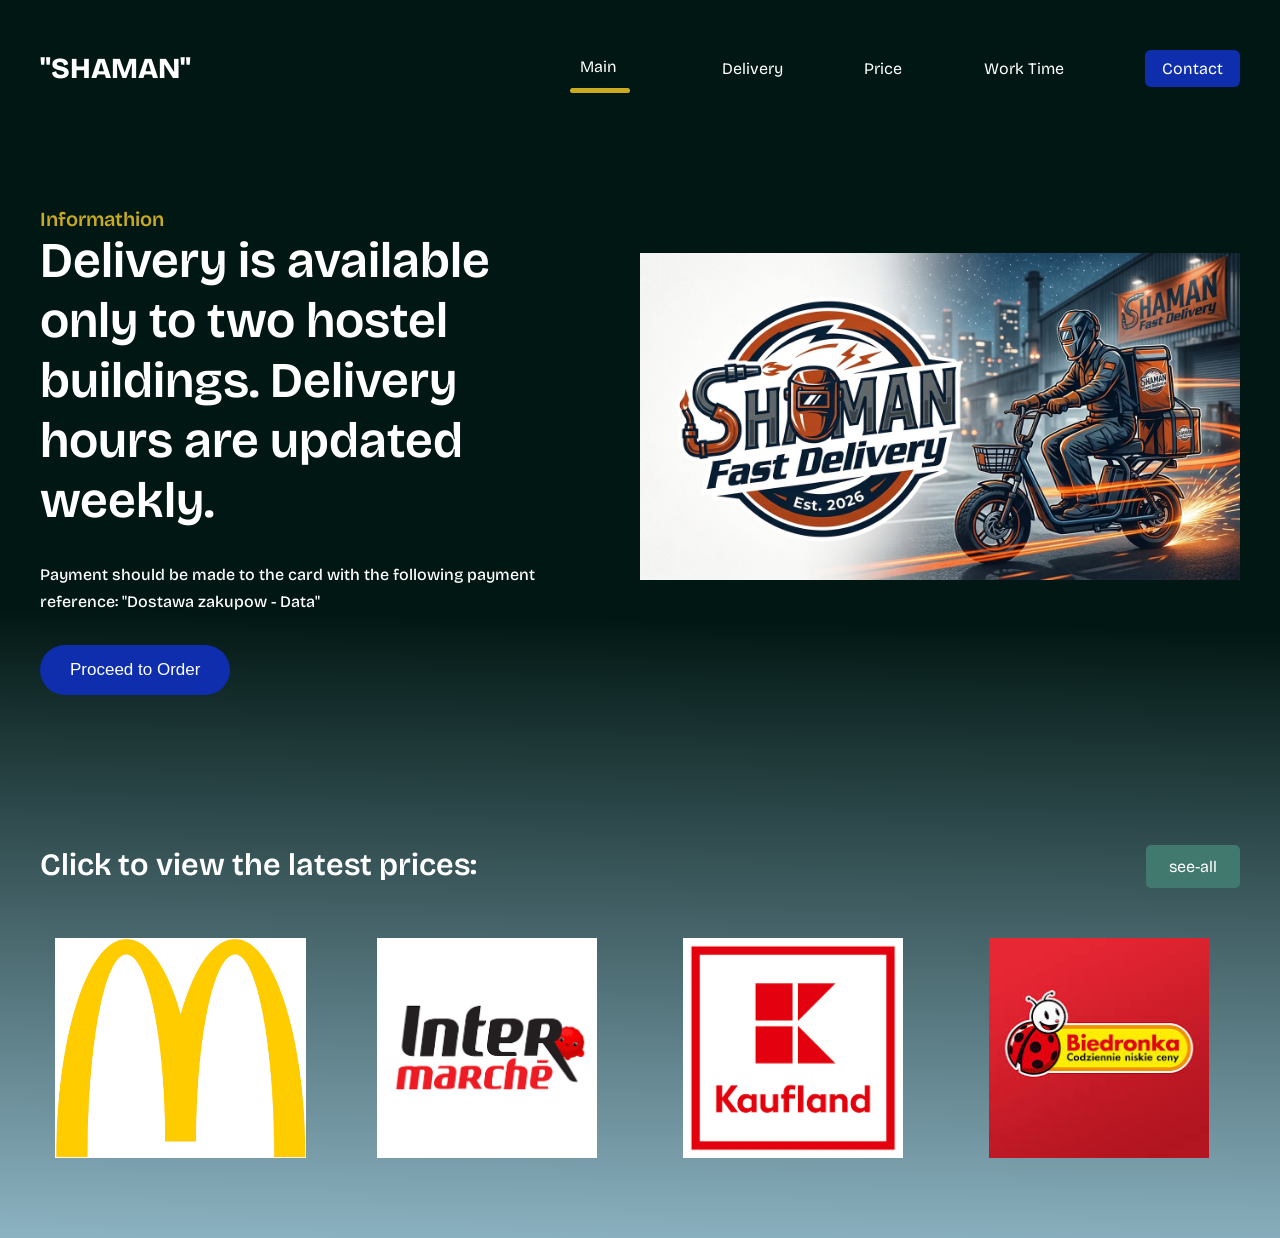
<file: index.html>
<!DOCTYPE html>
<html lang="en">
<head>
    <meta charset="UTF-8">
    <meta name="viewport" content="width=device-width, initial-scale=1.0">
    <title>Delivery</title>
    <link rel="stylesheet" href="styles1.css">
</head>
<body>
    <div class="wrapper">
    <header class="container">
        <span class="logo">"Shaman"</span>
        <nav>
            <ul>
                    <li class="active"><a href="index.html">Main</a></li>
                   <li><a href="index2.html">Delivery</a></li>
                   <li><a href="index3.html">Price</a></li>
                   <li><a href="index4.html">Work Time</a></li>
                    <li class="btn"><a href="index5.html">Contact</a></li>

            </ul>
        </nav>
       </header>

    <div class="hero container">
        <div class="hero--info">
            <h2>Informathion</h2>
            <h1>Delivery is available only to two hostel buildings. Delivery hours are updated weekly.</h1>
            <p>Payment should be made to the card with the following payment reference: "Dostawa zakupow - Data"</p>
            <a href="index6.html" class="kup"><button class="btn">Proceed to Order</button></a>
        </div>
        <img src="IMG_3171.JPG" alt="">
    </div>

    <div class="container trending">
        <a href="#" class="see-all">see-all</a>
        <h3>Click to view the latest prices:</h3>
        
        <div class="games">
            <div class="block">
                <a href="https://mcdonalds.pl/nasze-menu/"><img src="Mack.png" alt=""></a>
            </div>
             <div class="block">
                <a href="https://intermarche.pl/"><img src="intermarche.png" alt=""></a>
            </div>
             <div class="block">
                <a href="https://www.kaufland.pl/?utm_source=google&utm_medium=cpc&utm_id=21293448904&gad_source=1&gad_campaignid=21293448904&gbraid=0AAAAAqydFgdtFX7fFTQuAcL3Vzwn91GbX&gclid=Cj0KCQjwzsjVBhC3ARIsALnMv4l_kNT3ZW9t32wPTKEs5Ph3v2t3w6e6LC7DUaCO76brt_06UcwewoIaAvNeEALw_wcB"><img src="Kaufland.png" alt=""></a>
            </div>
             <div class="block">
                <a href="https://www.biedronka.pl/pl"><img src="Bedronka.jpg" alt=""></a>
                
            </div>
        </div>
    </div>
    </div>
</body>
</html>
</file>
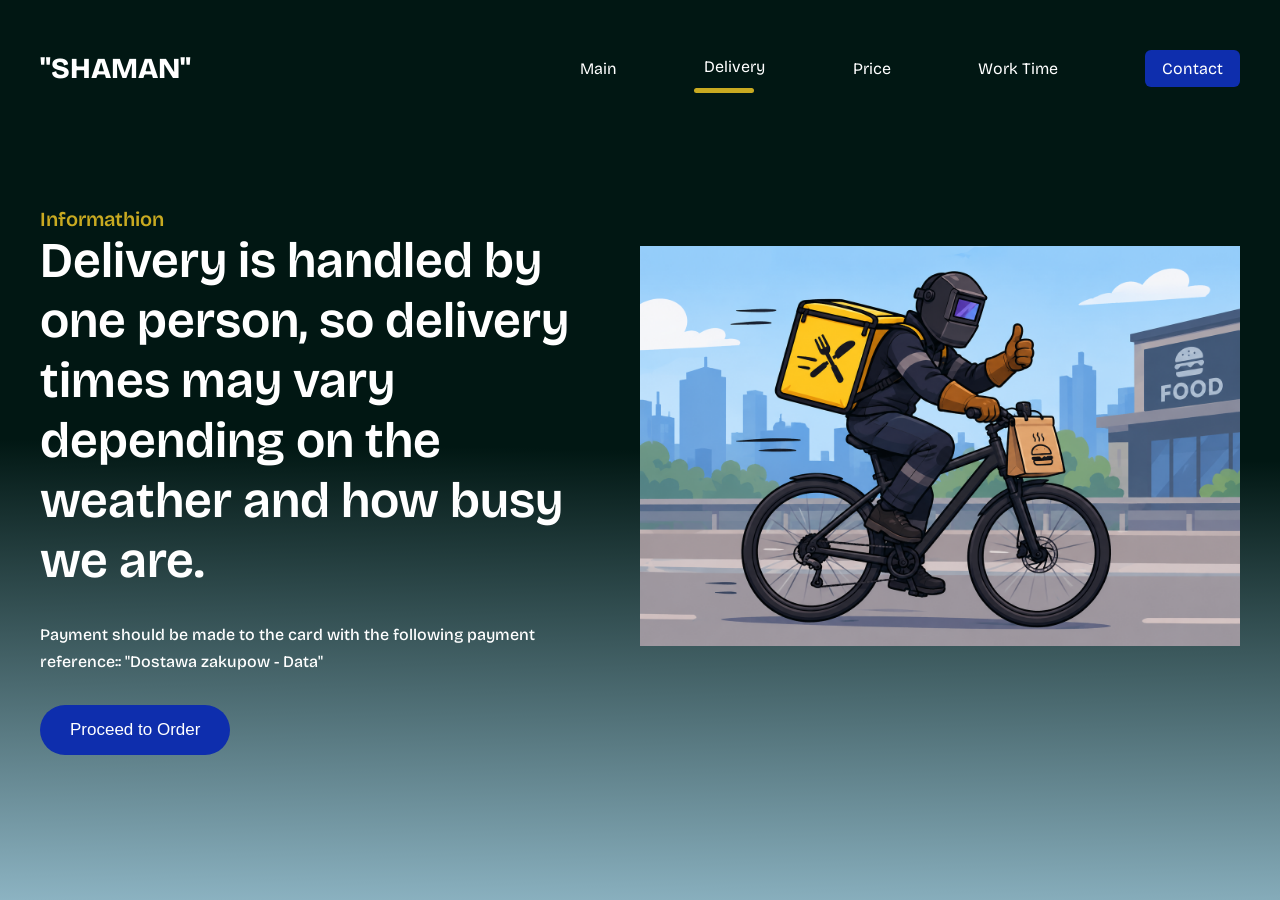
<file: index2.html>
<!DOCTYPE html>
<html lang="en">
<head>
    <meta charset="UTF-8">
    <meta name="viewport" content="width=device-width, initial-scale=1.0">
    <title>Delivery</title>
    <link rel="stylesheet" href="styles2.css">
</head>
<body>
    <div class="wrapper">
    <header class="container">
        <span class="logo">"Shaman"</span>
        <nav>
            <ul>
                    <li><a href="index.html">Main</a></li>
                   <li class="active"><a href="index2.html">Delivery</a></li>
                   <li><a href="index3.html">Price</a></li>
                   <li><a href="index4.html">Work Time</a></li>
                    <li class="btn"><a href="index5.html">Contact</a></li>

            </ul>
        </nav>
       </header>
       
    <div class="hero container">
        <div class="hero--info">
            <h2>Informathion</h2>
            <h1>Delivery is handled by one person, so delivery times may vary depending on the weather and how busy we are.</h1>
            <p>Payment should be made to the card with the following payment reference:: "Dostawa zakupow - Data"</p>
            <a href="index6.html" class="kup"><button class="btn">Proceed to Order</button></a>
        </div>
        <img src="foto.png" alt="">
    </div>
</body>
</html>
</file>
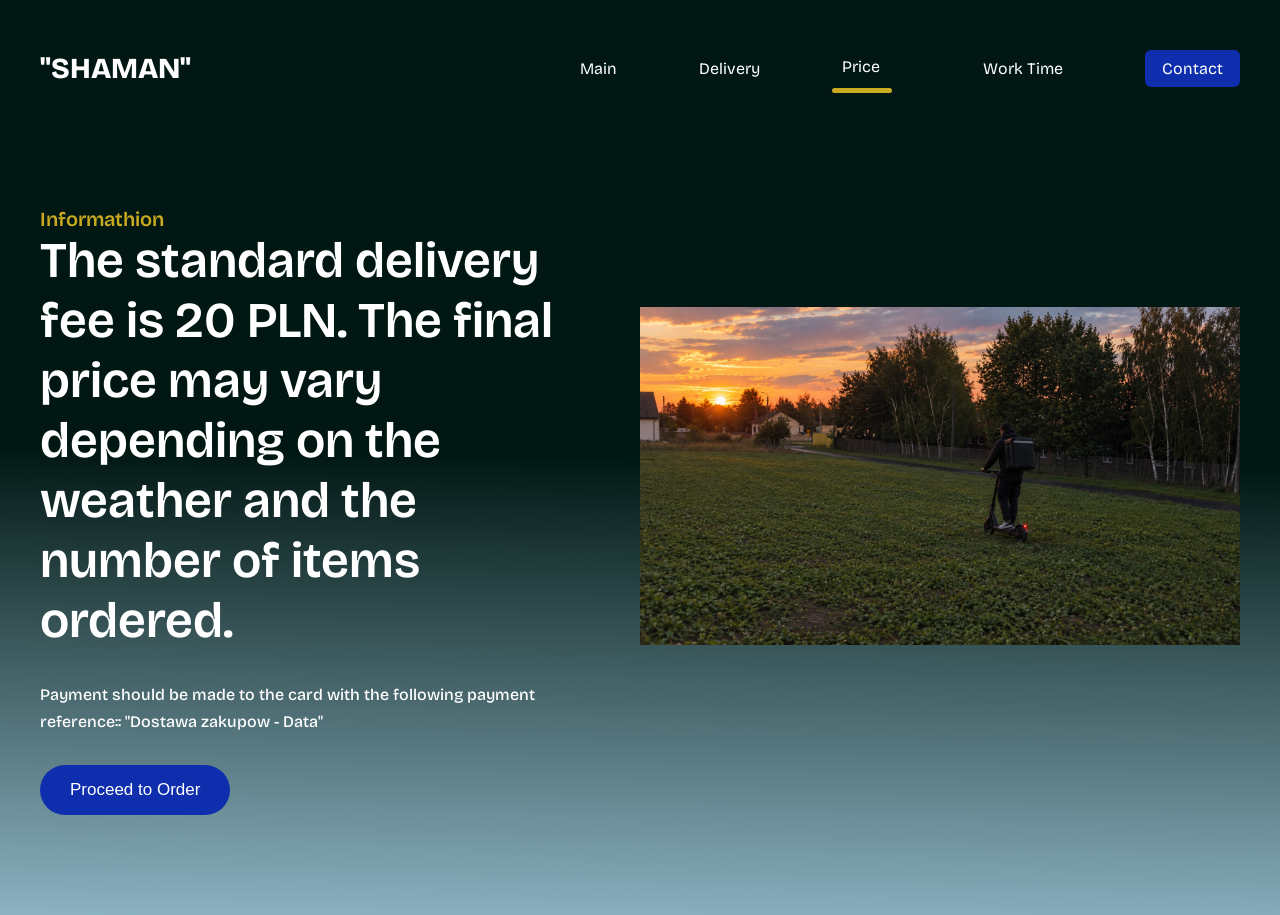
<file: index3.html>
<!DOCTYPE html>
<html lang="en">
<head>
    <meta charset="UTF-8">
    <meta name="viewport" content="width=device-width, initial-scale=1.0">
    <title>Price</title>
    <link rel="stylesheet" href="styles3.css">
</head>
<body>
    <div class="wrapper">
    <header class="container">
        <span class="logo">"Shaman"</span>
        <nav>
            <ul>
                    <li><a href="index.html">Main</a></li>
                   <li><a href="index2.html">Delivery</a></li>
                   <li  class="active"><a href="index3.html">Price</a></li>
                   <li><a href="index4.html">Work Time</a></li>
                    <li class="btn"><a href="index5.html">Contact</a></li>

            </ul>
        </nav>
       </header>

       <div class="hero container">
        <div class="hero--info">
            <h2>Informathion</h2>
            <h1>The standard delivery fee is 20 PLN. The final price may vary depending on the weather and the number of items ordered.</h1>
            <p>Payment should be made to the card with the following payment reference:: "Dostawa zakupow - Data"</p>
            <a href="index6.html" class="kup"><button class="btn">Proceed to Order</button></a>
        </div>
        <img src="htp.png" alt="">
    </div>
</body>
</html>
</file>
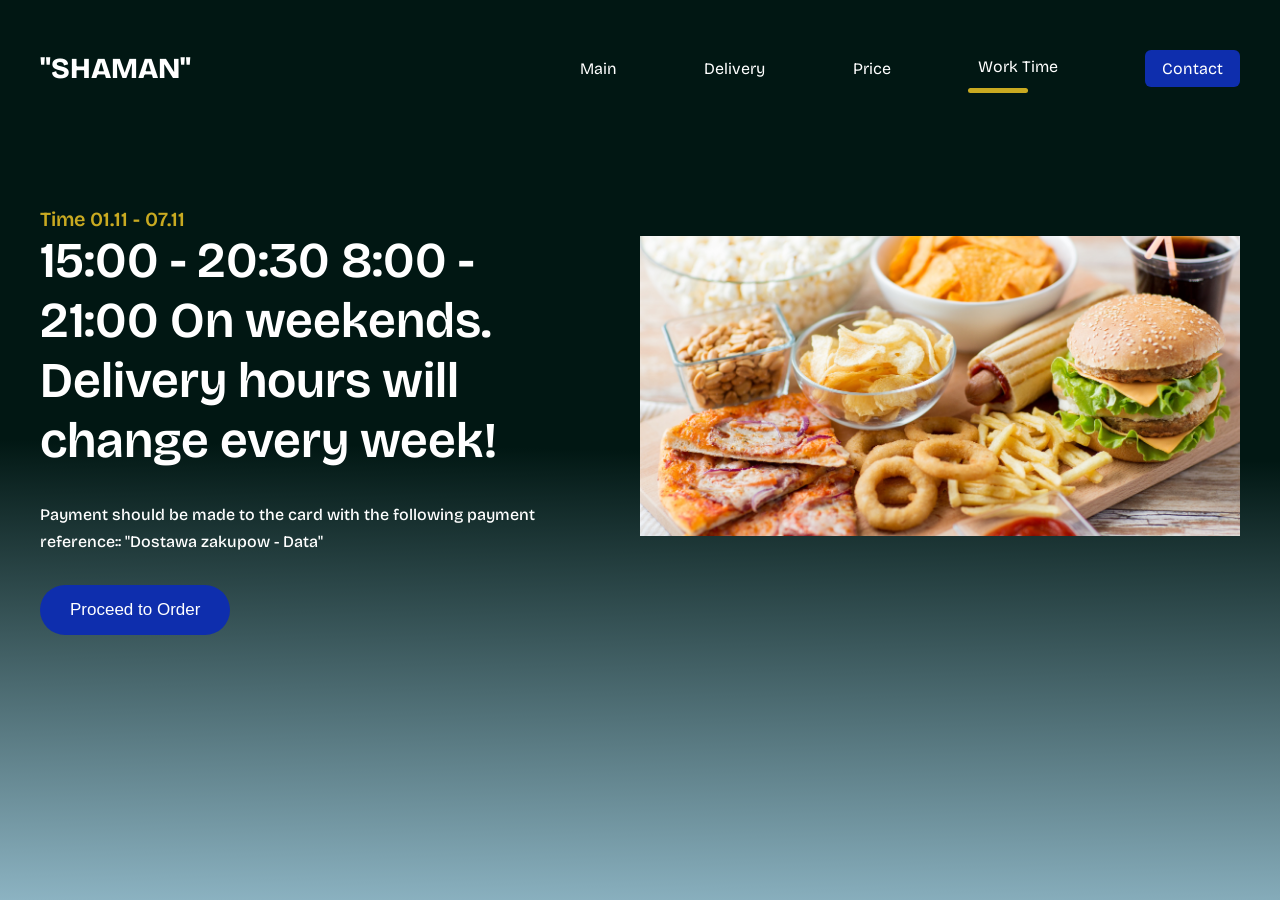
<file: index4.html>
<!DOCTYPE html>
<html lang="en">
<head>
    <meta charset="UTF-8">
    <meta name="viewport" content="width=device-width, initial-scale=1.0">
    <title>Time</title>
    <link rel="stylesheet" href="styles4.css">
</head>
<body>
    <div class="wrapper">
    <header class="container">
        <span class="logo">"Shaman"</span>
        <nav>
            <ul>
                    <li><a href="index.html">Main</a></li>
                   <li><a href="index2.html">Delivery</a></li>
                   <li><a href="index3.html">Price</a></li>
                   <li class="active"><a href="index4.html">Work Time</a></li>
                    <li class="btn"><a href="index5.html">Contact</a></li>

            </ul>
        </nav>
       </header>

       <div class="hero container">
        <div class="hero--info">
            <h2>Time 01.11 - 07.11</h2>
            <h1>15:00 - 20:30 8:00 - 21:00 On weekends. Delivery hours will change every week!</h1>
            <p>Payment should be made to the card with the following payment reference:: "Dostawa zakupow - Data"</p>
            <a href="index6.html" class="kup"><button class="btn">Proceed to Order</button></a>
        </div>
        <img src="dile1.jpg" alt="">
    </div>
</body>
</html>
</file>
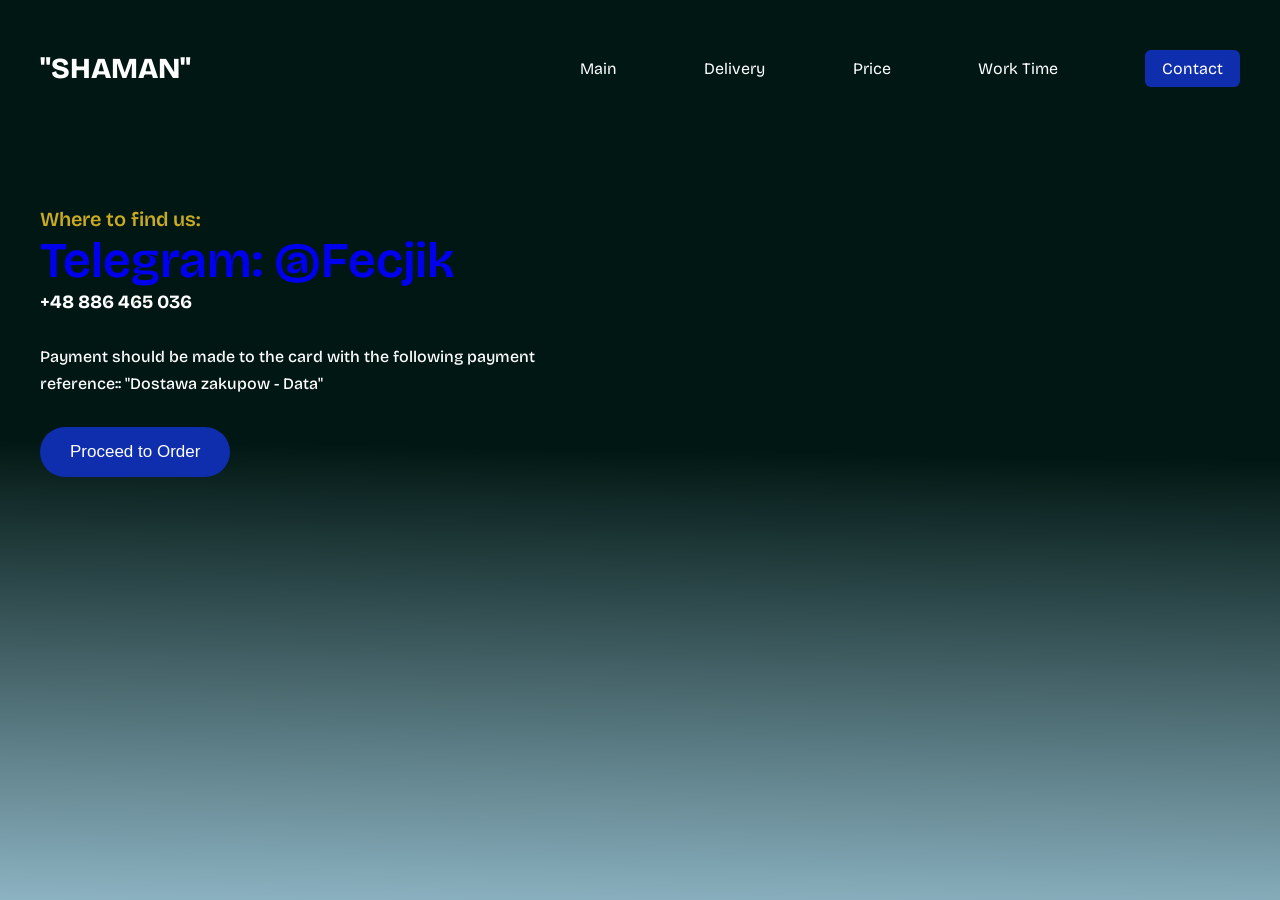
<file: index5.html>
<!DOCTYPE html>
<html lang="en">
<head>
    <meta charset="UTF-8">
    <meta name="viewport" content="width=device-width, initial-scale=1.0">
    <title>Contact</title>
    <link rel="stylesheet" href="styles5.css">
</head>
<body>
    <div class="wrapper">
    <header class="container">
        <span class="logo">"Shaman"</span>
        <nav>
            <ul>
                    <li><a href="index.html">Main</a></li>
                   <li><a href="index2.html">Delivery</a></li>
                   <li><a href="index3.html">Price</a></li>
                   <li><a href="index4.html">Work Time</a></li>
                    <li class="btn"><a href="index5.html">Contact</a></li>

            </ul>
        </nav>
       </header>

       <div class="hero container">
        <div class="hero--info">
            <h2>Where to find us:</h2>
            <h1><a class="TG" href="https://t.me/Fecjik">Telegram: @Fecjik</a></h1>
            <h3>+48 886 465 036</h3>
            <p>Payment should be made to the card with the following payment reference:: "Dostawa zakupow - Data"</p>
            <a href="index6.html" class="kup"><button class="btn">Proceed to Order</button></a>
        </div>
    </div>
</body>
</html>
</file>
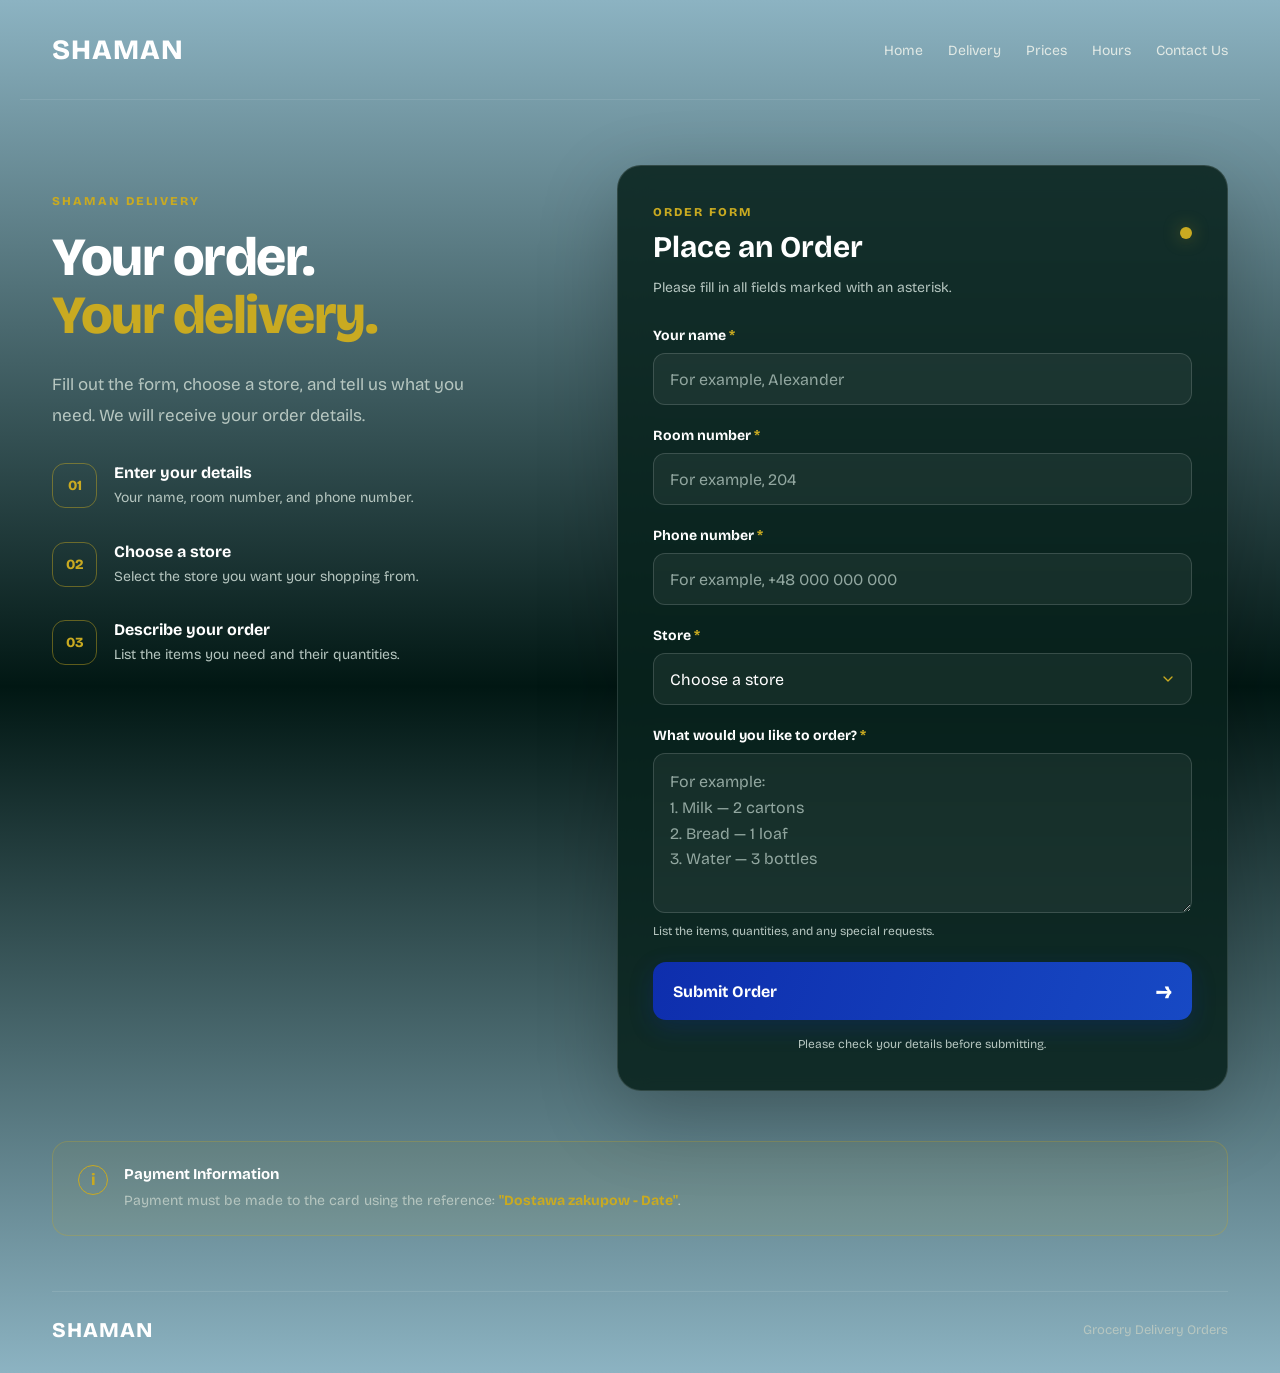
<file: index6.html>
<!DOCTYPE html>
<html lang="en">
<head>
    <meta charset="UTF-8">
    <meta name="viewport" content="width=device-width, initial-scale=1.0">
    <meta name="theme-color" content="#011713">
    <title>Place an Order — Shaman</title>
    <link rel="stylesheet" href="styles6.css">
</head>
<body>
    <div class="wrapper">

        <header class="container">
            <a href="index.html" class="logo">SHAMAN</a>

            <nav>
                <ul>
                    <li><a href="index.html">Home</a></li>
                    <li><a href="index2.html">Delivery</a></li>
                    <li><a href="index3.html">Prices</a></li>
                    <li><a href="index4.html">Hours</a></li>
                    <li><a href="index5.html">Contact Us</a></li>
                </ul>
            </nav>
        </header>

        <main class="container">
            <section class="order-layout">

                <div class="order-intro">
                    <span class="eyebrow">SHAMAN DELIVERY</span>

                    <h1>Your order.<br><span>Your delivery.</span></h1>

                    <p class="intro-text">
                        Fill out the form, choose a store, and tell us
                        what you need. We will receive your order details.
                    </p>

                    <div class="benefit">
                        <span class="benefit-icon">01</span>
                        <div>
                            <h3>Enter your details</h3>
                            <p>Your name, room number, and phone number.</p>
                        </div>
                    </div>

                    <div class="benefit">
                        <span class="benefit-icon">02</span>
                        <div>
                            <h3>Choose a store</h3>
                            <p>Select the store you want your shopping from.</p>
                        </div>
                    </div>

                    <div class="benefit">
                        <span class="benefit-icon">03</span>
                        <div>
                            <h3>Describe your order</h3>
                            <p>List the items you need and their quantities.</p>
                        </div>
                    </div>
                </div>

                <section class="order-card">
                    <div class="card-heading">
                        <div>
                            <span class="step-label">ORDER FORM</span>
                            <h2>Place an Order</h2>
                        </div>
                        <span class="status-dot" aria-hidden="true"></span>
                    </div>

                    <p class="card-description">
                        Please fill in all fields marked with an asterisk.
                    </p>

                    <form
                        action="https://formspree.io/f/xppqkqbo"
                        method="POST"
                    >
                        <div class="field">
                            <label for="name">Your name <span>*</span></label>
                            <input
                                id="name"
                                type="text"
                                name="name"
                                placeholder="For example, Alexander"
                                autocomplete="name"
                                required
                            >
                        </div>

                        <div class="field">
                            <label for="room">Room number <span>*</span></label>
                            <input
                                id="room"
                                type="text"
                                name="room_number"
                                placeholder="For example, 204"
                                required
                            >
                        </div>

                        <div class="field">
                            <label for="phone">Phone number <span>*</span></label>
                            <input
                                id="phone"
                                type="tel"
                                name="phone"
                                placeholder="For example, +48 000 000 000"
                                autocomplete="tel"
                                required
                            >
                        </div>

                        <div class="field">
                            <label for="shop">Store <span>*</span></label>
                            <select id="shop" name="shop" required>
                                <option value="" disabled selected>
                                    Choose a store
                                </option>
                                <option value="Intermarche">Intermarche</option>
                                <option value="Kaufland">Kaufland</option>
                                <option value="Dino">Dino</option>
                                <option value="Centrum Liia">Centrum Liia</option>
                                <option value="Dealz">Dealz</option>
                                <option value="Biedronka">Biedronka</option>
                                <option value="Zabka">Żabka</option>
                                <option value="AZS Kompan">AZS Kompan</option>
                            </select>
                        </div>

                        <div class="field">
                            <label for="order">What would you like to order? <span>*</span></label>
                            <textarea
                                id="order"
                                name="order"
                                rows="5"
                                placeholder="For example:
1. Milk — 2 cartons
2. Bread — 1 loaf
3. Water — 3 bottles"
                                required
                            ></textarea>
                            <span class="field-hint">
                                List the items, quantities, and any special requests.
                            </span>
                        </div>

                        <button type="submit" class="submit-btn">
                            <span>Submit Order</span>
                            <span class="button-arrow" aria-hidden="true">→</span>
                        </button>

                        <p class="form-note">
                            Please check your details before submitting.
                        </p>
                    </form>
                </section>
            </section>

            <aside class="payment-note">
                <span class="payment-icon" aria-hidden="true">i</span>
                <div>
                    <h3>Payment Information</h3>
                    <p>
                        Payment must be made to the card using the reference:
                        <strong>"Dostawa zakupow - Date"</strong>.
                    </p>
                </div>
            </aside>

            <footer class="footer">
                <a href="index.html" class="footer-logo">SHAMAN</a>
                <p>Grocery Delivery Orders</p>
            </footer>
        </main>

    </div>
</body>
</html>
</file>
<file: styles1.css>
@import url('https://fonts.googleapis.com/css2?family=Bricolage+Grotesque:opsz,wght@12..96,200..800&display=swap');

* {
    margin: 0;
    padding: 0;
    box-sizing: border-box;
}

body {
    font-family: "Bricolage Grotesque", sans-serif;
    font-weight: 400;
    color: #fff;
    font-size: 16px;
}

a {
    text-decoration: none;
}

img {
    max-width: 100%;
    height: auto;
    display: block;
}

.wrapper {
    background: linear-gradient(
        1deg,
        rgba(140, 179, 194, 1) 0%,
        rgba(1, 23, 19, 1) 50%
    );
    width: 100%;
    min-height: 100vh;
    overflow: hidden;
}

.container {
    width: 100%;
    max-width: 1400px;
    margin: 0 auto;
    padding-left: 40px;
    padding-right: 40px;
}

/* Шапка сайта */

header {
    padding-top: 50px;
    padding-bottom: 50px;
    display: flex;
    justify-content: space-between;
    align-items: center;
    gap: 30px;
}

header .logo {
    text-transform: uppercase;
    font-size: 29px;
    font-weight: 800;
    flex-shrink: 0;
}

header nav {
    width: 55%;
}

header nav ul {
    list-style: none;
    display: flex;
    justify-content: space-between;
    align-items: center;
    gap: 18px;
}

header nav ul li {
    display: inline-block;
}

header nav ul li a {
    color: #fff;
    white-space: nowrap;
}

header nav ul li.active::after {
    content: '';
    display: block;
    width: 60px;
    height: 5px;
    background: #c9aa21;
    border-radius: 10px;
    position: relative;
    top: 12px;
    left: -10px;
}

header nav ul li:not(.active):not(.btn) a:hover {
    border-bottom: 4px solid #c9aa21;
}

header nav ul li.btn a {
    display: inline-block;
    background: #0e2ead;
    padding: 9px 17px;
    border-radius: 6px;
    transition: all 500ms ease;
}

header nav ul li.btn a:hover {
    background: #1065ab;
}

/* Главный блок */

.hero {
    padding-bottom: 100px;
    position: relative;
    display: flex;
    align-items: center;
    justify-content: space-between;
    gap: 35px;
}

.hero--info {
    width: 45%;
    max-width: 530px;
    padding-top: 70px;
    flex-shrink: 0;
}

.hero--info h2 {
    color: #c9aa21;
    font-size: 20px;
    font-weight: 600;
}

.hero--info h1 {
    font-size: 50px;
    font-weight: 600;
    line-height: 1.2;
    overflow-wrap: anywhere;
}

.hero--info p {
    font-weight: 500;
    line-height: 170%;
    margin: 30px 0;
}

.hero--info .btn {
    background: #0e2ead;
    color: #fff;
    border-radius: 50px;
    padding: 15px 30px;
    border: 0;
    transition: all 500ms ease;
    font-size: 17px;
    cursor: pointer;
}

.hero--info .btn:hover {
    transform: scale(1.05);
}

.hero img {
    position: static;
    width: 50%;
    max-width: 650px;
    height: auto;
    object-fit: contain;
}

/* Магазины */

.trending {
    padding-top: 50px;
    padding-bottom: 30px;
}

.trending h3 {
    font-weight: 600;
    font-size: 31px;
    line-height: 1.3;
}

.trending .see-all {
    color: #fff;
    background: rgb(66, 121, 111);
    border-radius: 5px;
    padding: 12px 23px;
    float: right;
    display: block;
    transition: all 500ms ease;
}

.trending .see-all:hover {
    transform: scale(1.05);
}

.trending .games {
    display: grid;
    grid-template-columns: repeat(4, minmax(0, 1fr));
    gap: 25px;
    width: 100%;
    padding: 50px 0;
}

.block {
    width: 100%;
    min-width: 0;
}

.block a {
    display: block;
}

.block img {
    width: 100%;
    height: 220px;
    object-fit: contain;
}

.trending .games span {
    display: block;
    text-align: center;
    margin-top: 20px;
}

/* Планшеты */

@media (max-width: 1000px) {
    .container {
        padding-left: 25px;
        padding-right: 25px;
    }

    header {
        gap: 20px;
    }

    header .logo {
        font-size: 25px;
    }

    header nav {
        width: auto;
        flex: 1;
    }

    header nav ul {
        gap: 12px;
    }

    header nav ul li a {
        font-size: 14px;
    }

    .hero--info {
        width: 50%;
        padding-top: 30px;
    }

    .hero--info h1 {
        font-size: 36px;
    }

    .hero img {
        width: 45%;
    }

    .trending .games {
        grid-template-columns: repeat(2, minmax(0, 1fr));
    }
}

/* Мобильная версия */

@media (max-width: 600px) {
    .container {
        padding-left: 18px;
        padding-right: 18px;
    }

    header {
        padding-top: 25px;
        padding-bottom: 20px;
        flex-direction: column;
        align-items: center;
        gap: 25px;
    }

    header .logo {
        font-size: 28px;
    }

    header nav {
        width: 100%;
    }

    header nav ul {
        justify-content: center;
        flex-wrap: wrap;
        gap: 18px 20px;
    }

    header nav ul li a {
        font-size: 14px;
    }

    header nav ul li.active::after {
        top: 5px;
        left: 0;
        width: 100%;
        height: 3px;
    }

    header nav ul li.btn a {
        padding: 8px 12px;
    }

    .hero {
        flex-direction: column;
        align-items: stretch;
        gap: 25px;
        padding-top: 10px;
        padding-bottom: 40px;
    }

    .hero--info {
        width: 100%;
        max-width: none;
        padding-top: 15px;
    }

    .hero--info h2 {
        font-size: 19px;
        margin-bottom: 12px;
    }

    .hero--info h1 {
        font-size: clamp(26px, 7vw, 36px);
        line-height: 1.25;
    }

    .hero--info p {
        font-size: 15px;
        line-height: 1.6;
        margin: 20px 0;
    }

    .hero--info .btn {
        max-width: 100%;
        padding: 13px 20px;
        font-size: 16px;
    }

    .hero img {
        width: 100%;
        max-width: 450px;
        height: auto;
        margin: 0 auto;
    }

    .trending {
        padding-top: 20px;
    }

    .trending h3 {
        font-size: 23px;
        line-height: 1.35;
    }

    .trending .see-all {
        float: none;
        display: inline-block;
        margin-bottom: 18px;
        padding: 9px 15px;
    }

    .trending .games {
        grid-template-columns: repeat(2, minmax(0, 1fr));
        gap: 20px 12px;
        padding: 25px 0;
    }

    .block img {
        height: 150px;
        object-fit: contain;
    }
}

/* Маленькие телефоны */

@media (max-width: 360px) {
    .container {
        padding-left: 12px;
        padding-right: 12px;
    }

    header nav ul {
        gap: 14px;
    }

    header nav ul li a {
        font-size: 13px;
    }

    .hero--info h1 {
        font-size: 25px;
    }

    .trending h3 {
        font-size: 21px;
    }

    .block img {
        height: 125px;
    }
}
</file>
<file: styles2.css>
@import url('https://fonts.googleapis.com/css2?family=Bricolage+Grotesque:opsz,wght@12..96,200..800&display=swap');

* {
    margin: 0;
    padding: 0;
    box-sizing: border-box;
}

body {
    font-family: "Bricolage Grotesque", sans-serif;
    font-weight: 400;
    color: #fff;
    font-size: 16px;
}

a {
    text-decoration: none;
}

img {
    max-width: 100%;
    height: auto;
    display: block;
}

.wrapper {
    background: linear-gradient(
        1deg,
        rgba(140, 179, 194, 1) 0%,
        rgba(1, 23, 19, 1) 50%
    );
    width: 100%;
    min-height: 100vh;
    overflow: hidden;
}

.container {
    width: 100%;
    max-width: 1400px;
    margin: 0 auto;
    padding-left: 40px;
    padding-right: 40px;
}

/* Шапка сайта */

header {
    padding-top: 50px;
    padding-bottom: 50px;
    display: flex;
    justify-content: space-between;
    align-items: center;
    gap: 30px;
}

header .logo {
    text-transform: uppercase;
    font-size: 29px;
    font-weight: 800;
    flex-shrink: 0;
}

header nav {
    width: 55%;
}

header nav ul {
    list-style: none;
    display: flex;
    justify-content: space-between;
    align-items: center;
    gap: 18px;
}

header nav ul li {
    display: inline-block;
}

header nav ul li a {
    color: #fff;
    white-space: nowrap;
}

header nav ul li.active::after {
    content: '';
    display: block;
    width: 60px;
    height: 5px;
    background: #c9aa21;
    border-radius: 10px;
    position: relative;
    top: 12px;
    left: -10px;
}

header nav ul li:not(.active):not(.btn) a:hover {
    border-bottom: 4px solid #c9aa21;
}

header nav ul li.btn a {
    display: inline-block;
    background: #0e2ead;
    padding: 9px 17px;
    border-radius: 6px;
    transition: all 500ms ease;
}

header nav ul li.btn a:hover {
    background: #1065ab;
}

/* Главный блок */

.hero {
    padding-bottom: 100px;
    position: relative;
    display: flex;
    align-items: center;
    justify-content: space-between;
    gap: 35px;
}

.hero--info {
    width: 45%;
    max-width: 530px;
    padding-top: 70px;
    flex-shrink: 0;
}

.hero--info h2 {
    color: #c9aa21;
    font-size: 20px;
    font-weight: 600;
}

.hero--info h1 {
    font-size: 50px;
    font-weight: 600;
    line-height: 1.2;
    overflow-wrap: anywhere;
}

.hero--info p {
    font-weight: 500;
    line-height: 170%;
    margin: 30px 0;
}

.hero--info .btn {
    background: #0e2ead;
    color: #fff;
    border-radius: 50px;
    padding: 15px 30px;
    border: 0;
    transition: all 500ms ease;
    font-size: 17px;
    cursor: pointer;
}

.hero--info .btn:hover {
    transform: scale(1.05);
}

.hero img {
    position: static;
    width: 50%;
    max-width: 650px;
    height: auto;
    object-fit: contain;
}

/* Магазины */

.trending {
    padding-top: 50px;
    padding-bottom: 30px;
}

.trending h3 {
    font-weight: 600;
    font-size: 31px;
    line-height: 1.3;
}

.trending .see-all {
    color: #fff;
    background: rgb(66, 121, 111);
    border-radius: 5px;
    padding: 12px 23px;
    float: right;
    display: block;
    transition: all 500ms ease;
}

.trending .see-all:hover {
    transform: scale(1.05);
}

.trending .games {
    display: grid;
    grid-template-columns: repeat(4, minmax(0, 1fr));
    gap: 25px;
    width: 100%;
    padding: 50px 0;
}

.block {
    width: 100%;
    min-width: 0;
}

.block a {
    display: block;
}

.block img {
    width: 100%;
    height: 220px;
    object-fit: contain;
}

.trending .games span {
    display: block;
    text-align: center;
    margin-top: 20px;
}

/* Планшеты */

@media (max-width: 1000px) {
    .container {
        padding-left: 25px;
        padding-right: 25px;
    }

    header {
        gap: 20px;
    }

    header .logo {
        font-size: 25px;
    }

    header nav {
        width: auto;
        flex: 1;
    }

    header nav ul {
        gap: 12px;
    }

    header nav ul li a {
        font-size: 14px;
    }

    .hero--info {
        width: 50%;
        padding-top: 30px;
    }

    .hero--info h1 {
        font-size: 36px;
    }

    .hero img {
        width: 45%;
    }

    .trending .games {
        grid-template-columns: repeat(2, minmax(0, 1fr));
    }
}

/* Мобильная версия */

@media (max-width: 600px) {
    .container {
        padding-left: 18px;
        padding-right: 18px;
    }

    header {
        padding-top: 25px;
        padding-bottom: 20px;
        flex-direction: column;
        align-items: center;
        gap: 25px;
    }

    header .logo {
        font-size: 28px;
    }

    header nav {
        width: 100%;
    }

    header nav ul {
        justify-content: center;
        flex-wrap: wrap;
        gap: 18px 20px;
    }

    header nav ul li a {
        font-size: 14px;
    }

    header nav ul li.active::after {
        top: 5px;
        left: 0;
        width: 100%;
        height: 3px;
    }

    header nav ul li.btn a {
        padding: 8px 12px;
    }

    .hero {
        flex-direction: column;
        align-items: stretch;
        gap: 25px;
        padding-top: 10px;
        padding-bottom: 40px;
    }

    .hero--info {
        width: 100%;
        max-width: none;
        padding-top: 15px;
    }

    .hero--info h2 {
        font-size: 19px;
        margin-bottom: 12px;
    }

    .hero--info h1 {
        font-size: clamp(26px, 7vw, 36px);
        line-height: 1.25;
    }

    .hero--info p {
        font-size: 15px;
        line-height: 1.6;
        margin: 20px 0;
    }

    .hero--info .btn {
        max-width: 100%;
        padding: 13px 20px;
        font-size: 16px;
    }

    .hero img {
        width: 100%;
        max-width: 450px;
        height: auto;
        margin: 0 auto;
    }

    .trending {
        padding-top: 20px;
    }

    .trending h3 {
        font-size: 23px;
        line-height: 1.35;
    }

    .trending .see-all {
        float: none;
        display: inline-block;
        margin-bottom: 18px;
        padding: 9px 15px;
    }

    .trending .games {
        grid-template-columns: repeat(2, minmax(0, 1fr));
        gap: 20px 12px;
        padding: 25px 0;
    }

    .block img {
        height: 150px;
        object-fit: contain;
    }
}

/* Маленькие телефоны */

@media (max-width: 360px) {
    .container {
        padding-left: 12px;
        padding-right: 12px;
    }

    header nav ul {
        gap: 14px;
    }

    header nav ul li a {
        font-size: 13px;
    }

    .hero--info h1 {
        font-size: 25px;
    }

    .trending h3 {
        font-size: 21px;
    }

    .block img {
        height: 125px;
    }
}
</file>
<file: styles3.css>
@import url('https://fonts.googleapis.com/css2?family=Bricolage+Grotesque:opsz,wght@12..96,200..800&display=swap');

* {
    margin: 0;
    padding: 0;
    box-sizing: border-box;
}

body {
    font-family: "Bricolage Grotesque", sans-serif;
    font-weight: 400;
    color: #fff;
    font-size: 16px;
}

a {
    text-decoration: none;
}

img {
    max-width: 100%;
    height: auto;
    display: block;
}

.wrapper {
    background: linear-gradient(
        1deg,
        rgba(140, 179, 194, 1) 0%,
        rgba(1, 23, 19, 1) 50%
    );
    width: 100%;
    min-height: 100vh;
    overflow: hidden;
}

.container {
    width: 100%;
    max-width: 1400px;
    margin: 0 auto;
    padding-left: 40px;
    padding-right: 40px;
}

/* Шапка сайта */

header {
    padding-top: 50px;
    padding-bottom: 50px;
    display: flex;
    justify-content: space-between;
    align-items: center;
    gap: 30px;
}

header .logo {
    text-transform: uppercase;
    font-size: 29px;
    font-weight: 800;
    flex-shrink: 0;
}

header nav {
    width: 55%;
}

header nav ul {
    list-style: none;
    display: flex;
    justify-content: space-between;
    align-items: center;
    gap: 18px;
}

header nav ul li {
    display: inline-block;
}

header nav ul li a {
    color: #fff;
    white-space: nowrap;
}

header nav ul li.active::after {
    content: '';
    display: block;
    width: 60px;
    height: 5px;
    background: #c9aa21;
    border-radius: 10px;
    position: relative;
    top: 12px;
    left: -10px;
}

header nav ul li:not(.active):not(.btn) a:hover {
    border-bottom: 4px solid #c9aa21;
}

header nav ul li.btn a {
    display: inline-block;
    background: #0e2ead;
    padding: 9px 17px;
    border-radius: 6px;
    transition: all 500ms ease;
}

header nav ul li.btn a:hover {
    background: #1065ab;
}

/* Главный блок */

.hero {
    padding-bottom: 100px;
    position: relative;
    display: flex;
    align-items: center;
    justify-content: space-between;
    gap: 35px;
}

.hero--info {
    width: 45%;
    max-width: 530px;
    padding-top: 70px;
    flex-shrink: 0;
}

.hero--info h2 {
    color: #c9aa21;
    font-size: 20px;
    font-weight: 600;
}

.hero--info h1 {
    font-size: 50px;
    font-weight: 600;
    line-height: 1.2;
    overflow-wrap: anywhere;
}

.hero--info p {
    font-weight: 500;
    line-height: 170%;
    margin: 30px 0;
}

.hero--info .btn {
    background: #0e2ead;
    color: #fff;
    border-radius: 50px;
    padding: 15px 30px;
    border: 0;
    transition: all 500ms ease;
    font-size: 17px;
    cursor: pointer;
}

.hero--info .btn:hover {
    transform: scale(1.05);
}

.hero img {
    position: static;
    width: 50%;
    max-width: 650px;
    height: auto;
    object-fit: contain;
}

/* Магазины */

.trending {
    padding-top: 50px;
    padding-bottom: 30px;
}

.trending h3 {
    font-weight: 600;
    font-size: 31px;
    line-height: 1.3;
}

.trending .see-all {
    color: #fff;
    background: rgb(66, 121, 111);
    border-radius: 5px;
    padding: 12px 23px;
    float: right;
    display: block;
    transition: all 500ms ease;
}

.trending .see-all:hover {
    transform: scale(1.05);
}

.trending .games {
    display: grid;
    grid-template-columns: repeat(4, minmax(0, 1fr));
    gap: 25px;
    width: 100%;
    padding: 50px 0;
}

.block {
    width: 100%;
    min-width: 0;
}

.block a {
    display: block;
}

.block img {
    width: 100%;
    height: 220px;
    object-fit: contain;
}

.trending .games span {
    display: block;
    text-align: center;
    margin-top: 20px;
}

/* Планшеты */

@media (max-width: 1000px) {
    .container {
        padding-left: 25px;
        padding-right: 25px;
    }

    header {
        gap: 20px;
    }

    header .logo {
        font-size: 25px;
    }

    header nav {
        width: auto;
        flex: 1;
    }

    header nav ul {
        gap: 12px;
    }

    header nav ul li a {
        font-size: 14px;
    }

    .hero--info {
        width: 50%;
        padding-top: 30px;
    }

    .hero--info h1 {
        font-size: 36px;
    }

    .hero img {
        width: 45%;
    }

    .trending .games {
        grid-template-columns: repeat(2, minmax(0, 1fr));
    }
}

/* Мобильная версия */

@media (max-width: 600px) {
    .container {
        padding-left: 18px;
        padding-right: 18px;
    }

    header {
        padding-top: 25px;
        padding-bottom: 20px;
        flex-direction: column;
        align-items: center;
        gap: 25px;
    }

    header .logo {
        font-size: 28px;
    }

    header nav {
        width: 100%;
    }

    header nav ul {
        justify-content: center;
        flex-wrap: wrap;
        gap: 18px 20px;
    }

    header nav ul li a {
        font-size: 14px;
    }

    header nav ul li.active::after {
        top: 5px;
        left: 0;
        width: 100%;
        height: 3px;
    }

    header nav ul li.btn a {
        padding: 8px 12px;
    }

    .hero {
        flex-direction: column;
        align-items: stretch;
        gap: 25px;
        padding-top: 10px;
        padding-bottom: 40px;
    }

    .hero--info {
        width: 100%;
        max-width: none;
        padding-top: 15px;
    }

    .hero--info h2 {
        font-size: 19px;
        margin-bottom: 12px;
    }

    .hero--info h1 {
        font-size: clamp(26px, 7vw, 36px);
        line-height: 1.25;
    }

    .hero--info p {
        font-size: 15px;
        line-height: 1.6;
        margin: 20px 0;
    }

    .hero--info .btn {
        max-width: 100%;
        padding: 13px 20px;
        font-size: 16px;
    }

    .hero img {
        width: 100%;
        max-width: 450px;
        height: auto;
        margin: 0 auto;
    }

    .trending {
        padding-top: 20px;
    }

    .trending h3 {
        font-size: 23px;
        line-height: 1.35;
    }

    .trending .see-all {
        float: none;
        display: inline-block;
        margin-bottom: 18px;
        padding: 9px 15px;
    }

    .trending .games {
        grid-template-columns: repeat(2, minmax(0, 1fr));
        gap: 20px 12px;
        padding: 25px 0;
    }

    .block img {
        height: 150px;
        object-fit: contain;
    }
}

/* Маленькие телефоны */

@media (max-width: 360px) {
    .container {
        padding-left: 12px;
        padding-right: 12px;
    }

    header nav ul {
        gap: 14px;
    }

    header nav ul li a {
        font-size: 13px;
    }

    .hero--info h1 {
        font-size: 25px;
    }

    .trending h3 {
        font-size: 21px;
    }

    .block img {
        height: 125px;
    }
}
</file>
<file: styles4.css>
@import url('https://fonts.googleapis.com/css2?family=Bricolage+Grotesque:opsz,wght@12..96,200..800&display=swap');

* {
    margin: 0;
    padding: 0;
    box-sizing: border-box;
}

body {
    font-family: "Bricolage Grotesque", sans-serif;
    font-weight: 400;
    color: #fff;
    font-size: 16px;
}

a {
    text-decoration: none;
}

img {
    max-width: 100%;
    height: auto;
    display: block;
}

.wrapper {
    background: linear-gradient(
        1deg,
        rgba(140, 179, 194, 1) 0%,
        rgba(1, 23, 19, 1) 50%
    );
    width: 100%;
    min-height: 100vh;
    overflow: hidden;
}

.container {
    width: 100%;
    max-width: 1400px;
    margin: 0 auto;
    padding-left: 40px;
    padding-right: 40px;
}

/* Шапка сайта */

header {
    padding-top: 50px;
    padding-bottom: 50px;
    display: flex;
    justify-content: space-between;
    align-items: center;
    gap: 30px;
}

header .logo {
    text-transform: uppercase;
    font-size: 29px;
    font-weight: 800;
    flex-shrink: 0;
}

header nav {
    width: 55%;
}

header nav ul {
    list-style: none;
    display: flex;
    justify-content: space-between;
    align-items: center;
    gap: 18px;
}

header nav ul li {
    display: inline-block;
}

header nav ul li a {
    color: #fff;
    white-space: nowrap;
}

header nav ul li.active::after {
    content: '';
    display: block;
    width: 60px;
    height: 5px;
    background: #c9aa21;
    border-radius: 10px;
    position: relative;
    top: 12px;
    left: -10px;
}

header nav ul li:not(.active):not(.btn) a:hover {
    border-bottom: 4px solid #c9aa21;
}

header nav ul li.btn a {
    display: inline-block;
    background: #0e2ead;
    padding: 9px 17px;
    border-radius: 6px;
    transition: all 500ms ease;
}

header nav ul li.btn a:hover {
    background: #1065ab;
}

/* Главный блок */

.hero {
    padding-bottom: 100px;
    position: relative;
    display: flex;
    align-items: center;
    justify-content: space-between;
    gap: 35px;
}

.hero--info {
    width: 45%;
    max-width: 530px;
    padding-top: 70px;
    flex-shrink: 0;
}

.hero--info h2 {
    color: #c9aa21;
    font-size: 20px;
    font-weight: 600;
}

.hero--info h1 {
    font-size: 50px;
    font-weight: 600;
    line-height: 1.2;
    overflow-wrap: anywhere;
}

.hero--info p {
    font-weight: 500;
    line-height: 170%;
    margin: 30px 0;
}

.hero--info .btn {
    background: #0e2ead;
    color: #fff;
    border-radius: 50px;
    padding: 15px 30px;
    border: 0;
    transition: all 500ms ease;
    font-size: 17px;
    cursor: pointer;
}

.hero--info .btn:hover {
    transform: scale(1.05);
}

.hero img {
    position: static;
    width: 50%;
    max-width: 650px;
    height: auto;
    object-fit: contain;
}

/* Магазины */

.trending {
    padding-top: 50px;
    padding-bottom: 30px;
}

.trending h3 {
    font-weight: 600;
    font-size: 31px;
    line-height: 1.3;
}

.trending .see-all {
    color: #fff;
    background: rgb(66, 121, 111);
    border-radius: 5px;
    padding: 12px 23px;
    float: right;
    display: block;
    transition: all 500ms ease;
}

.trending .see-all:hover {
    transform: scale(1.05);
}

.trending .games {
    display: grid;
    grid-template-columns: repeat(4, minmax(0, 1fr));
    gap: 25px;
    width: 100%;
    padding: 50px 0;
}

.block {
    width: 100%;
    min-width: 0;
}

.block a {
    display: block;
}

.block img {
    width: 100%;
    height: 220px;
    object-fit: contain;
}

.trending .games span {
    display: block;
    text-align: center;
    margin-top: 20px;
}

/* Планшеты */

@media (max-width: 1000px) {
    .container {
        padding-left: 25px;
        padding-right: 25px;
    }

    header {
        gap: 20px;
    }

    header .logo {
        font-size: 25px;
    }

    header nav {
        width: auto;
        flex: 1;
    }

    header nav ul {
        gap: 12px;
    }

    header nav ul li a {
        font-size: 14px;
    }

    .hero--info {
        width: 50%;
        padding-top: 30px;
    }

    .hero--info h1 {
        font-size: 36px;
    }

    .hero img {
        width: 45%;
    }

    .trending .games {
        grid-template-columns: repeat(2, minmax(0, 1fr));
    }
}

/* Мобильная версия */

@media (max-width: 600px) {
    .container {
        padding-left: 18px;
        padding-right: 18px;
    }

    header {
        padding-top: 25px;
        padding-bottom: 20px;
        flex-direction: column;
        align-items: center;
        gap: 25px;
    }

    header .logo {
        font-size: 28px;
    }

    header nav {
        width: 100%;
    }

    header nav ul {
        justify-content: center;
        flex-wrap: wrap;
        gap: 18px 20px;
    }

    header nav ul li a {
        font-size: 14px;
    }

    header nav ul li.active::after {
        top: 5px;
        left: 0;
        width: 100%;
        height: 3px;
    }

    header nav ul li.btn a {
        padding: 8px 12px;
    }

    .hero {
        flex-direction: column;
        align-items: stretch;
        gap: 25px;
        padding-top: 10px;
        padding-bottom: 40px;
    }

    .hero--info {
        width: 100%;
        max-width: none;
        padding-top: 15px;
    }

    .hero--info h2 {
        font-size: 19px;
        margin-bottom: 12px;
    }

    .hero--info h1 {
        font-size: clamp(26px, 7vw, 36px);
        line-height: 1.25;
    }

    .hero--info p {
        font-size: 15px;
        line-height: 1.6;
        margin: 20px 0;
    }

    .hero--info .btn {
        max-width: 100%;
        padding: 13px 20px;
        font-size: 16px;
    }

    .hero img {
        width: 100%;
        max-width: 450px;
        height: auto;
        margin: 0 auto;
    }

    .trending {
        padding-top: 20px;
    }

    .trending h3 {
        font-size: 23px;
        line-height: 1.35;
    }

    .trending .see-all {
        float: none;
        display: inline-block;
        margin-bottom: 18px;
        padding: 9px 15px;
    }

    .trending .games {
        grid-template-columns: repeat(2, minmax(0, 1fr));
        gap: 20px 12px;
        padding: 25px 0;
    }

    .block img {
        height: 150px;
        object-fit: contain;
    }
}

/* Маленькие телефоны */

@media (max-width: 360px) {
    .container {
        padding-left: 12px;
        padding-right: 12px;
    }

    header nav ul {
        gap: 14px;
    }

    header nav ul li a {
        font-size: 13px;
    }

    .hero--info h1 {
        font-size: 25px;
    }

    .trending h3 {
        font-size: 21px;
    }

    .block img {
        height: 125px;
    }
}
</file>
<file: styles5.css>
@import url('https://fonts.googleapis.com/css2?family=Bricolage+Grotesque:opsz,wght@12..96,200..800&display=swap');

* {
    margin: 0;
    padding: 0;
    box-sizing: border-box;
}

body {
    font-family: "Bricolage Grotesque", sans-serif;
    font-weight: 400;
    color: #fff;
    font-size: 16px;
}

a {
    text-decoration: none;
}

img {
    max-width: 100%;
    height: auto;
    display: block;
}

.wrapper {
    background: linear-gradient(
        1deg,
        rgba(140, 179, 194, 1) 0%,
        rgba(1, 23, 19, 1) 50%
    );
    width: 100%;
    min-height: 100vh;
    overflow: hidden;
}

.container {
    width: 100%;
    max-width: 1400px;
    margin: 0 auto;
    padding-left: 40px;
    padding-right: 40px;
}

/* Шапка сайта */

header {
    padding-top: 50px;
    padding-bottom: 50px;
    display: flex;
    justify-content: space-between;
    align-items: center;
    gap: 30px;
}

header .logo {
    text-transform: uppercase;
    font-size: 29px;
    font-weight: 800;
    flex-shrink: 0;
}

header nav {
    width: 55%;
}

header nav ul {
    list-style: none;
    display: flex;
    justify-content: space-between;
    align-items: center;
    gap: 18px;
}

header nav ul li {
    display: inline-block;
}

header nav ul li a {
    color: #fff;
    white-space: nowrap;
}

header nav ul li.active::after {
    content: '';
    display: block;
    width: 60px;
    height: 5px;
    background: #c9aa21;
    border-radius: 10px;
    position: relative;
    top: 12px;
    left: -10px;
}

header nav ul li:not(.active):not(.btn) a:hover {
    border-bottom: 4px solid #c9aa21;
}

header nav ul li.btn a {
    display: inline-block;
    background: #0e2ead;
    padding: 9px 17px;
    border-radius: 6px;
    transition: all 500ms ease;
}

header nav ul li.btn a:hover {
    background: #1065ab;
}

/* Главный блок */

.hero {
    padding-bottom: 100px;
    position: relative;
    display: flex;
    align-items: center;
    justify-content: space-between;
    gap: 35px;
}

.hero--info {
    width: 45%;
    max-width: 530px;
    padding-top: 70px;
    flex-shrink: 0;
}

.hero--info h2 {
    color: #c9aa21;
    font-size: 20px;
    font-weight: 600;
}

.hero--info h1 {
    font-size: 50px;
    font-weight: 600;
    line-height: 1.2;
    overflow-wrap: anywhere;
}

.hero--info p {
    font-weight: 500;
    line-height: 170%;
    margin: 30px 0;
}

.hero--info .btn {
    background: #0e2ead;
    color: #fff;
    border-radius: 50px;
    padding: 15px 30px;
    border: 0;
    transition: all 500ms ease;
    font-size: 17px;
    cursor: pointer;
}

.hero--info .btn:hover {
    transform: scale(1.05);
}

.hero img {
    position: static;
    width: 50%;
    max-width: 650px;
    height: auto;
    object-fit: contain;
}

/* Магазины */

.trending {
    padding-top: 50px;
    padding-bottom: 30px;
}

.trending h3 {
    font-weight: 600;
    font-size: 31px;
    line-height: 1.3;
}

.trending .see-all {
    color: #fff;
    background: rgb(66, 121, 111);
    border-radius: 5px;
    padding: 12px 23px;
    float: right;
    display: block;
    transition: all 500ms ease;
}

.trending .see-all:hover {
    transform: scale(1.05);
}

.trending .games {
    display: grid;
    grid-template-columns: repeat(4, minmax(0, 1fr));
    gap: 25px;
    width: 100%;
    padding: 50px 0;
}

.block {
    width: 100%;
    min-width: 0;
}

.block a {
    display: block;
}

.block img {
    width: 100%;
    height: 220px;
    object-fit: contain;
}

.trending .games span {
    display: block;
    text-align: center;
    margin-top: 20px;
}

/* Планшеты */

@media (max-width: 1000px) {
    .container {
        padding-left: 25px;
        padding-right: 25px;
    }

    header {
        gap: 20px;
    }

    header .logo {
        font-size: 25px;
    }

    header nav {
        width: auto;
        flex: 1;
    }

    header nav ul {
        gap: 12px;
    }

    header nav ul li a {
        font-size: 14px;
    }

    .hero--info {
        width: 50%;
        padding-top: 30px;
    }

    .hero--info h1 {
        font-size: 36px;
    }

    .hero img {
        width: 45%;
    }

    .trending .games {
        grid-template-columns: repeat(2, minmax(0, 1fr));
    }
}

/* Мобильная версия */

@media (max-width: 600px) {
    .container {
        padding-left: 18px;
        padding-right: 18px;
    }

    header {
        padding-top: 25px;
        padding-bottom: 20px;
        flex-direction: column;
        align-items: center;
        gap: 25px;
    }

    header .logo {
        font-size: 28px;
    }

    header nav {
        width: 100%;
    }

    header nav ul {
        justify-content: center;
        flex-wrap: wrap;
        gap: 18px 20px;
    }

    header nav ul li a {
        font-size: 14px;
    }

    header nav ul li.active::after {
        top: 5px;
        left: 0;
        width: 100%;
        height: 3px;
    }

    header nav ul li.btn a {
        padding: 8px 12px;
    }

    .hero {
        flex-direction: column;
        align-items: stretch;
        gap: 25px;
        padding-top: 10px;
        padding-bottom: 40px;
    }

    .hero--info {
        width: 100%;
        max-width: none;
        padding-top: 15px;
    }

    .hero--info h2 {
        font-size: 19px;
        margin-bottom: 12px;
    }

    .hero--info h1 {
        font-size: clamp(26px, 7vw, 36px);
        line-height: 1.25;
    }

    .hero--info p {
        font-size: 15px;
        line-height: 1.6;
        margin: 20px 0;
    }

    .hero--info .btn {
        max-width: 100%;
        padding: 13px 20px;
        font-size: 16px;
    }

    .hero img {
        width: 100%;
        max-width: 450px;
        height: auto;
        margin: 0 auto;
    }

    .trending {
        padding-top: 20px;
    }

    .trending h3 {
        font-size: 23px;
        line-height: 1.35;
    }

    .trending .see-all {
        float: none;
        display: inline-block;
        margin-bottom: 18px;
        padding: 9px 15px;
    }

    .trending .games {
        grid-template-columns: repeat(2, minmax(0, 1fr));
        gap: 20px 12px;
        padding: 25px 0;
    }

    .block img {
        height: 150px;
        object-fit: contain;
    }
}

/* Маленькие телефоны */

@media (max-width: 360px) {
    .container {
        padding-left: 12px;
        padding-right: 12px;
    }

    header nav ul {
        gap: 14px;
    }

    header nav ul li a {
        font-size: 13px;
    }

    .hero--info h1 {
        font-size: 25px;
    }

    .trending h3 {
        font-size: 21px;
    }

    .block img {
        height: 125px;
    }
}
</file>
<file: styles6.css>
@import url('https://fonts.googleapis.com/css2?family=Bricolage+Grotesque:opsz,wght@12..96,200..800&display=swap');

:root {
    --bg-dark: #011713;
    --bg-green: #183b32;
    --gold: #c9aa21;
    --blue: #0e2ead;
    --white: #ffffff;
    --muted: #b6c6c0;
    --card: rgba(9, 35, 29, 0.88);
    --border: rgba(255, 255, 255, 0.13);
}

* {
    margin: 0;
    padding: 0;
    box-sizing: border-box;
}

html {
    scroll-behavior: smooth;
}

body {
    font-family: "Bricolage Grotesque", sans-serif;
    color: var(--white);
    font-size: 16px;
    background: var(--bg-dark);
}

a {
    color: inherit;
    text-decoration: none;
}

button,
input,
select,
textarea {
    font: inherit;
}

button,
select {
    cursor: pointer;
}

.wrapper {
    min-height: 100vh;
    overflow: hidden;
    background: linear-gradient(
        180deg,
        rgba(140, 179, 194, 1) 0%,
        rgba(1, 23, 19, 1) 50%,
        rgba(140, 179, 194, 1) 100%
    );
}

.container {
    width: 100%;
    max-width: 1240px;
    margin: 0 auto;
    padding-left: 32px;
    padding-right: 32px;
}

/* Навигация */

header.container {
    min-height: 100px;
    display: flex;
    align-items: center;
    justify-content: space-between;
    gap: 30px;
    border-bottom: 1px solid rgba(255, 255, 255, 0.09);
}

.logo,
.footer-logo {
    font-size: 28px;
    font-weight: 800;
    letter-spacing: 1px;
    white-space: nowrap;
}

.logo span,
.footer-logo span {
    color: var(--gold);
}

header nav ul {
    display: flex;
    flex-wrap: wrap;
    justify-content: flex-end;
    align-items: center;
    gap: 12px 25px;
    list-style: none;
}

header nav a {
    display: inline-block;
    color: #e1e9e5;
    font-size: 14px;
    transition: color 0.2s ease;
}

header nav a:hover {
    color: var(--gold);
}

/* Основная область */

.order-layout {
    display: grid;
    grid-template-columns: minmax(0, 0.9fr) minmax(0, 1.1fr);
    align-items: start;
    gap: 65px;
    padding-top: 65px;
    padding-bottom: 50px;
}

/* Левая колонка */

.order-intro {
    padding-top: 25px;
}

.eyebrow,
.step-label {
    display: inline-block;
    color: var(--gold);
    font-size: 12px;
    font-weight: 800;
    letter-spacing: 2px;
}

.order-intro h1 {
    margin-top: 20px;
    font-size: clamp(38px, 4.2vw, 60px);
    line-height: 1.08;
    font-weight: 800;
    letter-spacing: -1.5px;
}

.order-intro h1 span {
    color: var(--gold);
}

.intro-text {
    max-width: 440px;
    margin-top: 25px;
    color: var(--muted);
    font-size: 17px;
    line-height: 1.8;
}

.benefit {
    display: flex;
    align-items: flex-start;
    gap: 17px;
    margin-top: 32px;
}

.benefit-icon {
    flex-shrink: 0;
    width: 45px;
    height: 45px;
    display: flex;
    align-items: center;
    justify-content: center;
    border: 1px solid rgba(201, 170, 33, 0.45);
    border-radius: 13px;
    color: var(--gold);
    font-size: 14px;
    font-weight: 800;
}

.benefit h3 {
    margin-bottom: 5px;
    font-size: 16px;
    font-weight: 700;
}

.benefit p {
    color: var(--muted);
    font-size: 14px;
    line-height: 1.6;
}

/* Карточка заказа */

.order-card {
    width: 100%;
    padding: 35px;
    background: var(--card);
    border: 1px solid var(--border);
    border-radius: 24px;
    box-shadow: 0 25px 80px rgba(0, 0, 0, 0.22);
    backdrop-filter: blur(14px);
}

.card-heading {
    display: flex;
    align-items: center;
    justify-content: space-between;
    gap: 15px;
}

.card-heading h2 {
    margin-top: 9px;
    font-size: 30px;
    line-height: 1.2;
}

.status-dot {
    width: 12px;
    height: 12px;
    flex-shrink: 0;
    border-radius: 50%;
    background: var(--gold);
    box-shadow: 0 0 18px rgba(201, 170, 33, 0.4);
}

.card-description {
    margin-top: 12px;
    margin-bottom: 28px;
    color: var(--muted);
    font-size: 14px;
    line-height: 1.6;
}

/* Поля формы */

.field {
    display: flex;
    flex-direction: column;
    gap: 9px;
    margin-bottom: 22px;
}

.field label {
    font-size: 14px;
    font-weight: 700;
}

.field label span {
    color: var(--gold);
}

.field input,
.field select,
.field textarea {
    width: 100%;
    min-width: 0;
    padding: 15px 16px;
    color: var(--white);
    background: rgba(255, 255, 255, 0.055);
    border: 1px solid rgba(255, 255, 255, 0.15);
    border-radius: 12px;
    outline: none;
    transition:
        border-color 0.2s ease,
        background 0.2s ease,
        box-shadow 0.2s ease;
}

.field input,
.field select {
    min-height: 52px;
}

.field input::placeholder,
.field textarea::placeholder {
    color: #92a7a0;
    opacity: 1;
}

.field input:focus,
.field select:focus,
.field textarea:focus {
    border-color: var(--gold);
    background: rgba(255, 255, 255, 0.08);
    box-shadow: 0 0 0 3px rgba(201, 170, 33, 0.12);
}

.field select {
    appearance: none;
    padding-right: 42px;
    background-image: url("data:image/svg+xml,%3Csvg xmlns='http://www.w3.org/2000/svg' width='16' height='16' viewBox='0 0 24 24' fill='none' stroke='%23c9aa21' stroke-width='2' stroke-linecap='round' stroke-linejoin='round'%3E%3Cpath d='m6 9 6 6 6-6'/%3E%3C/svg%3E");
    background-repeat: no-repeat;
    background-position: right 15px center;
}

.field select option {
    color: #fff;
    background: #102d25;
}

.field textarea {
    min-height: 140px;
    resize: vertical;
    line-height: 1.6;
}

.field-hint {
    color: var(--muted);
    font-size: 12px;
    line-height: 1.5;
}

/* Кнопка отправки */

.submit-btn {
    width: 100%;
    min-height: 58px;
    display: flex;
    align-items: center;
    justify-content: space-between;
    gap: 15px;
    padding: 15px 20px;
    color: #fff;
    background: linear-gradient(110deg, #0e2ead, #1749c4);
    border: none;
    border-radius: 13px;
    font-weight: 700;
    font-size: 16px;
    box-shadow: 0 8px 25px rgba(14, 46, 173, 0.24);
    transition:
        transform 0.2s ease,
        background 0.2s ease,
        box-shadow 0.2s ease;
}

.submit-btn:hover {
    background: linear-gradient(110deg, #1749c4, #2461dd);
    box-shadow: 0 10px 30px rgba(14, 46, 173, 0.38);
    transform: translateY(-2px);
}

.submit-btn:active {
    transform: scale(0.99);
}

.submit-btn:focus-visible {
    outline: 3px solid var(--gold);
    outline-offset: 4px;
}

.button-arrow {
    font-size: 25px;
    line-height: 1;
}

.form-note {
    margin-top: 15px;
    color: var(--muted);
    font-size: 12px;
    text-align: center;
    line-height: 1.6;
}

/* Оплата */

.payment-note {
    display: flex;
    align-items: flex-start;
    gap: 16px;
    margin-bottom: 55px;
    padding: 23px 25px;
    border: 1px solid rgba(201, 170, 33, 0.28);
    border-radius: 16px;
    background: rgba(201, 170, 33, 0.055);
}

.payment-icon {
    flex-shrink: 0;
    width: 30px;
    height: 30px;
    display: flex;
    align-items: center;
    justify-content: center;
    border: 1px solid var(--gold);
    border-radius: 50%;
    color: var(--gold);
    font-weight: 800;
}

.payment-note h3 {
    margin-bottom: 6px;
    font-size: 15px;
}

.payment-note p {
    color: var(--muted);
    font-size: 14px;
    line-height: 1.7;
}

.payment-note strong {
    color: var(--gold);
}

/* Подвал */

.footer {
    display: flex;
    align-items: center;
    justify-content: space-between;
    gap: 20px;
    padding-top: 25px;
    padding-bottom: 30px;
    border-top: 1px solid rgba(255, 255, 255, 0.1);
}

.footer-logo {
    font-size: 21px;
}

.footer p {
    color: var(--muted);
    font-size: 13px;
}

/* Планшеты */

@media (max-width: 950px) {
    .container {
        padding-left: 24px;
        padding-right: 24px;
    }

    header.container {
        min-height: 90px;
    }

    header nav ul {
        gap: 12px 16px;
    }

    .order-layout {
        grid-template-columns: minmax(0, 0.85fr) minmax(0, 1.15fr);
        gap: 30px;
        padding-top: 45px;
    }

    .order-card {
        padding: 26px;
    }

    .order-intro h1 {
        font-size: 42px;
    }
}

/* Телефоны */

@media (max-width: 700px) {
    .container {
        padding-left: 18px;
        padding-right: 18px;
    }

    header.container {
        min-height: auto;
        padding-top: 23px;
        padding-bottom: 22px;
        flex-direction: column;
        gap: 20px;
    }

    .logo {
        font-size: 27px;
    }

    header nav {
        width: 100%;
    }

    header nav ul {
        justify-content: center;
        gap: 13px 18px;
    }

    header nav a {
        font-size: 13px;
    }

    .order-layout {
        display: flex;
        flex-direction: column;
        gap: 32px;
        padding-top: 35px;
        padding-bottom: 28px;
    }

    .order-intro {
        padding-top: 0;
    }

    .order-intro h1 {
        margin-top: 14px;
        font-size: clamp(36px, 9vw, 48px);
        letter-spacing: -0.8px;
    }

    .intro-text {
        margin-top: 16px;
        font-size: 15px;
        line-height: 1.7;
    }

    .benefit {
        margin-top: 22px;
        gap: 13px;
    }

    .benefit-icon {
        width: 40px;
        height: 40px;
        border-radius: 11px;
    }

    .benefit h3 {
        font-size: 15px;
    }

    .benefit p {
        font-size: 13px;
    }

    .order-card {
        padding: 24px 19px;
        border-radius: 19px;
    }

    .card-heading h2 {
        font-size: 27px;
    }

    .card-description {
        margin-bottom: 24px;
    }

    .field {
        margin-bottom: 19px;
    }

    .field input,
    .field select,
    .field textarea {
        font-size: 16px;
    }

    .field textarea {
        min-height: 135px;
    }

    .submit-btn {
        min-height: 58px;
        font-size: 16px;
    }

    .payment-note {
        margin-bottom: 35px;
        padding: 19px 16px;
        gap: 12px;
    }

    .payment-note p {
        font-size: 13px;
    }

    .footer {
        align-items: flex-start;
        flex-direction: column;
        gap: 10px;
        padding-bottom: 25px;
    }
}

/* Маленькие телефоны */

@media (max-width: 360px) {
    .container {
        padding-left: 13px;
        padding-right: 13px;
    }

    header nav ul {
        gap: 12px;
    }

    header nav a {
        font-size: 12px;
    }

    .order-intro h1 {
        font-size: 34px;
    }

    .order-card {
        padding: 21px 15px;
    }

    .card-heading h2 {
        font-size: 25px;
    }

    .field input,
    .field select,
    .field textarea {
        padding-left: 12px;
        padding-right: 12px;
    }
}

/* Устройства без наведения мышью */

@media (hover: none) {
    .submit-btn:hover {
        transform: none;
    }
}
</file>
